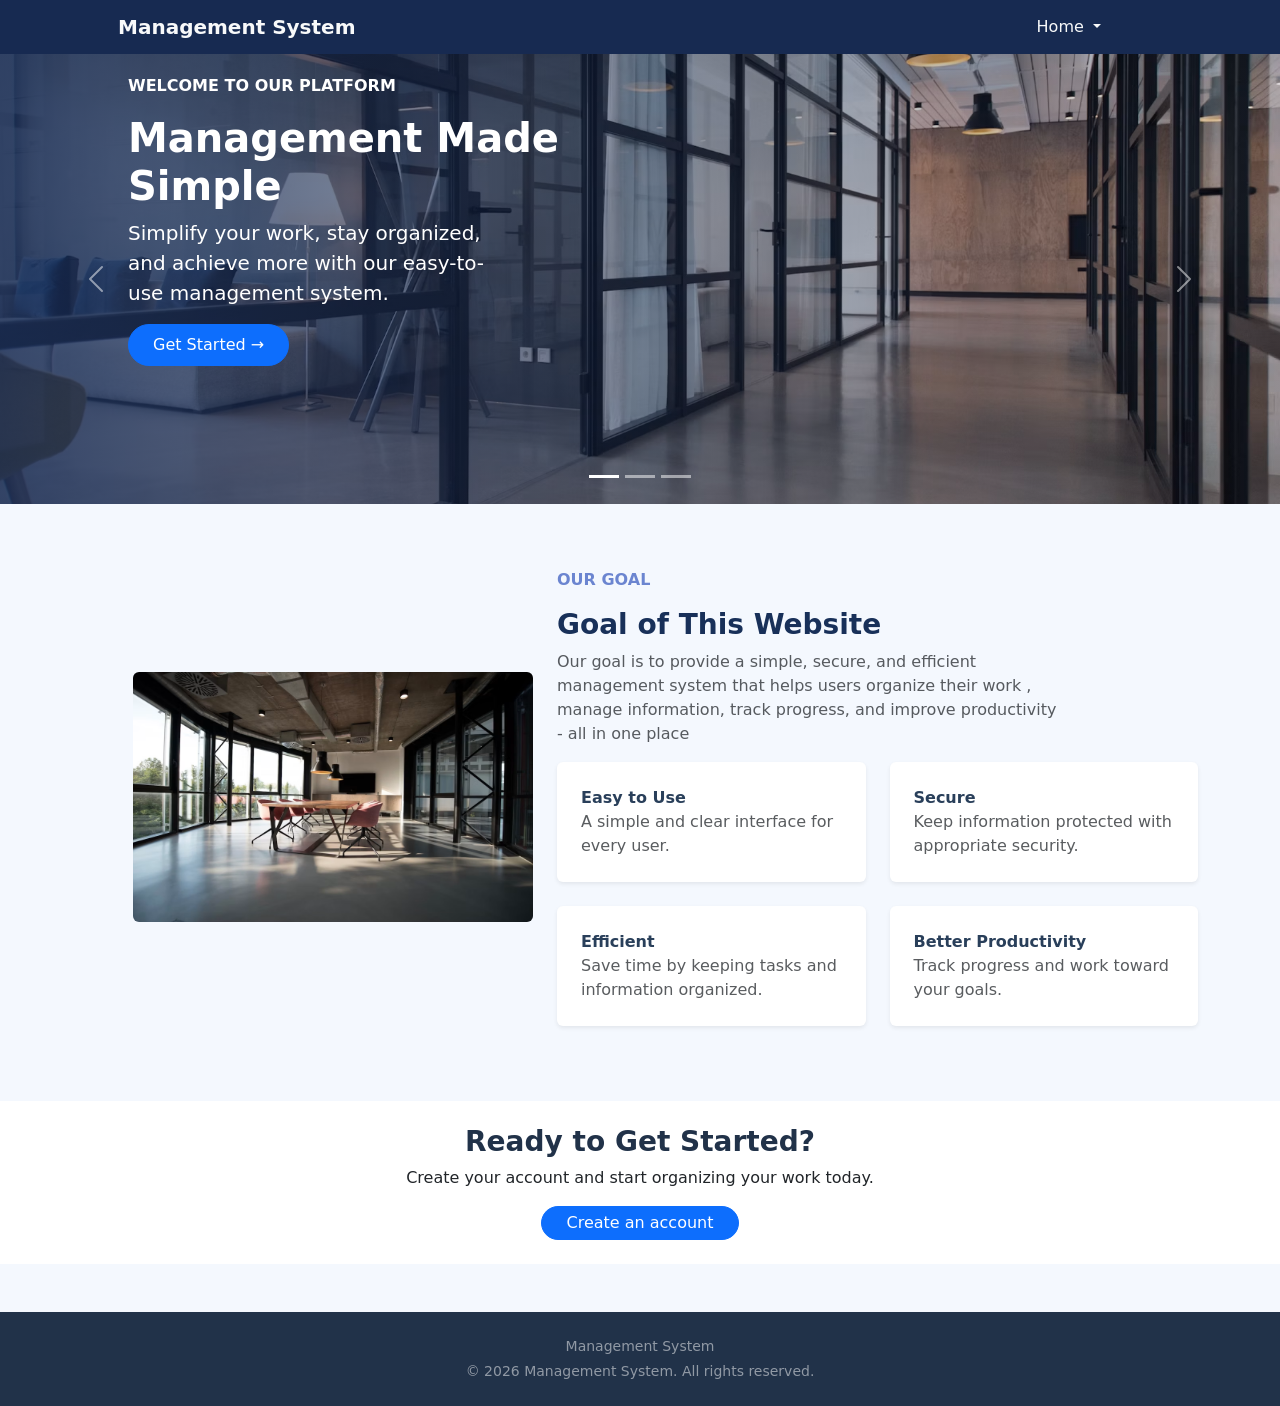
<file: index.html>
<!doctype html>
<html lang="en" data-bs-theme="light">

<head>
    <title>Title</title>
    <!-- Required meta tags -->
    <meta charset="utf-8" />
    <meta name="viewport" content="width=device-width, initial-scale=1" />

    <!-- Bootstrap CSS v5.3.8 -->
    <link href="https://cdn.jsdelivr.net/npm/bootstrap@5.3.8/dist/css/bootstrap.min.css" rel="stylesheet"
        integrity="sha384-sRIl4kxILFvY47J16cr9ZwB07vP4J8+LH7qKQnuqkuIAvNWLzeN8tE5YBujZqJLB" crossorigin="anonymous" />
    <link rel="Stylesheet" href="style.css">
</head>

<body style="background-color: #F4F8FE;">
    <header>
        <!-- place navbar here -->
        <nav class="navbar" style="background-color: #172A51;">
            <div class="container px-5">
                <div class="nav-item">
                    <a class="navbar-brand fw-bold text-light" style="color: #ffffff" href="index.html">Management System</a>
                </div>
                <div class="nav-item align-items-end">
                    <div class="dropdown open  px-5 ">
                        <a class="btn dropdown-toggle text-light" type="button" id="triggerId" data-bs-toggle="dropdown"
                            aria-haspopup="true" aria-expanded="false">
                            Home
                        </a>
                        <div class="dropdown-menu" aria-labelledby="triggerId">
                            <a class="dropdown-item" href="login.html">Login</a>
                            <a class="dropdown-item" href="#">Sign up</a>
                            <a class="dropdown-item" href="#">Help</a>

                        </div>
                    </div>

                </div>
        </nav>
    </header>
    <main>

        <section class="container-fluid px-0">
            <div id="carouselId" class="carousel slide carousel-fade" data-bs-ride="carousel">
                <ol class="carousel-indicators">
                    <button type="button" data-bs-target="#carouselId" data-bs-slide-to="0" class="active"
                        aria-current="true" aria-label="Slide 1"></button>
                    <button type="button" data-bs-target="#carouselId" data-bs-slide-to="1"
                        aria-label="Slide 2"></button>
                    <button type="button" data-bs-target="#carouselId" data-bs-slide-to="2"
                        aria-label="Slide 3"></button>
                </ol>
                <div class="carousel-inner" role="listbox">
                    <div class="carousel-item active position-relative">
                        <img src="Resources/photo-1497366754035-f200968a6e72.avif" class="w-100 d-block"
                            alt="First slide" />
                        <div class="carousel-caption text-start pb-5">
                            <p style="font-weight: bold;">WELCOME TO OUR PLATFORM</p>
                            <h1 style="font-weight: bold;">Management Made<Br> Simple</h1>
                            <p class="lead" style="width: 50%;">Simplify your work, stay organized, and achieve more
                                with our easy-to-use management system.</p>
                            <button class="btn btn-primary rounded-pill px-4 py-2">Get Started →</button>
                        </div>
                    </div>
                    <div class="carousel-item">
                        <img src="Resources/photo-1454165804606-c3d57bc86b40.avif" class="w-100 d-block"
                            alt="Second slide" />
                        <div class="carousel-caption text-start pb-5">
                            <p style="font-weight: bold;">WORK TOGETHER</p>
                            <h1 style="font-weight: bold;">Better Team<Br> Collaboration</h1>
                            <p class="lead" style="width: 50%;">Keep your team connected, organize responsibilities, and
                                manage tasks in one convenient place.</p>
                            <button class="btn btn-primary rounded-pill px-4 py-2">Login now →</button>

                        </div>
                    </div>
                    <div class="carousel-item">
                        <img src="Resources/photo-1521737711867-e3b97375f902.avif" class="w-100 d-block"
                            alt="Third slide" />
                        <div class="carousel-caption text-start pb-5">
                            <p style="font-weight: bold;">WORK SMARTER</p>
                            <h1 style="font-weight: bold;">Achieve Our Goals</h1>
                            <p class="lead" style="width: 50%;">Track progress, manage information, and improve with a
                                clear
                                and organized workflow.
                            </p>
                            <button class="btn btn-primary rounded-pill px-4 py-2">Join Us →</button>
                        </div>
                    </div>
                </div>
                <button class="carousel-control-prev" type="button" data-bs-target="#carouselId" data-bs-slide="prev">
                    <span class="carousel-control-prev-icon" aria-hidden="true"></span>
                    <span class="visually-hidden">Previous</span>
                </button>
                <button class="carousel-control-next" type="button" data-bs-target="#carouselId" data-bs-slide="next">
                    <span class="carousel-control-next-icon" aria-hidden="true"></span>
                    <span class="visually-hidden">Next</span>
                </button>
            </div>
        </section>

        <section class="container-fluid">
            <div class="container mt-5 pt-3">
                <div class="row text-end align-items-center">
                    <div class="col-5">
                        <img src="Resources/photo-1497366811353-6870744d04b2.avif" alt="picture"
                            style="height: 250px; width: 400px;" class="rounded">
                    </div>
                    <div class="col-7 text-start">
                        <p style="color: #6B85D0; font-weight: bold;">OUR GOAL</p>
                        <h3 style="font-weight: bold; color: #183059;">Goal of This Website</h3>
                        <p class="text-muted" style="width: 78%;">Our goal is to provide a simple, secure, and efficient
                            management system that helps users organize their work
                            , manage information, track progress, and improve productivity - all in one place
                        </p>
                        <div class="row g-4">
                            <!-- First Row -->
                            <div class="col-6">
                                <blockquote class="rounded bg-body hover-card shadow-sm p-4 h-100 mb-0">
                                    <dl class="mb-0">
                                        <dt>Easy to Use</dt>
                                        <dd class="text-muted mb-0">A simple and clear interface for every user.</dd>
                                    </dl>
                                </blockquote>
                            </div>
                            <div class="col-6">
                                <blockquote class="rounded bg-body hover-card shadow-sm p-4 h-100 mb-0">
                                    <dl class="mb-0">
                                        <dt>Secure</dt>
                                        <dd class="text-muted mb-0">Keep information protected with appropriate
                                            security.</dd>
                                    </dl>
                                </blockquote>
                            </div>

                            <!-- Second Row -->
                            <div class="col-6">
                                <blockquote class="rounded bg-body hover-card shadow-sm p-4 h-100 mb-0">
                                    <dl class="mb-0">
                                        <dt>Efficient</dt>
                                        <dd class="text-muted mb-0">Save time by keeping tasks and information
                                            organized.</dd>
                                    </dl>
                                </blockquote>
                            </div>
                            <div class="col-6">
                                <blockquote class="rounded bg-body hover-card shadow-sm p-4 h-100 mb-0">
                                    <dl class="mb-0">
                                        <dt>Better Productivity</dt>
                                        <dd class="text-muted mb-0">Track progress and work toward your goals.</dd>
                                    </dl>
                                </blockquote>
                            </div>
                        </div>
                    </div>
                </div>
            </div>

            </div>
        </section>

        <section class="container-fluid bg-body" style="margin-top: 75px;">
            <div class="text-center p-4">
                <h3 style="font-weight: bold; color: #213249;">Ready to Get Started?</h3>
                <p>Create your account and start organizing your work today.</p>
                <button class="btn btn-primary rounded-pill py-1 px-4">Create an account</button>
            </div>
        </section>

    </main>
    <footer class="text-white text-center py-4 mt-5" style="background-color: #213249;">
        <div class="container">
            <p class="mb-1 text-white-50 small">Management System</p>
            <p class="mb-0 text-white-50 small">&copy; 2026 Management System. All rights reserved.</p>
        </div>
    </footer>
    <!-- Bootstrap JavaScript Bundle (includes Popper) -->
    <script src="https://cdn.jsdelivr.net/npm/bootstrap@5.3.8/dist/js/bootstrap.bundle.min.js"
        integrity="sha384-FKyoEForCGlyvwx9Hj09JcYn3nv7wiPVlz7YYwJrWVcXK/BmnVDxM+D2scQbITxI"
        crossorigin="anonymous"></script>
</body>

</html>
</file>
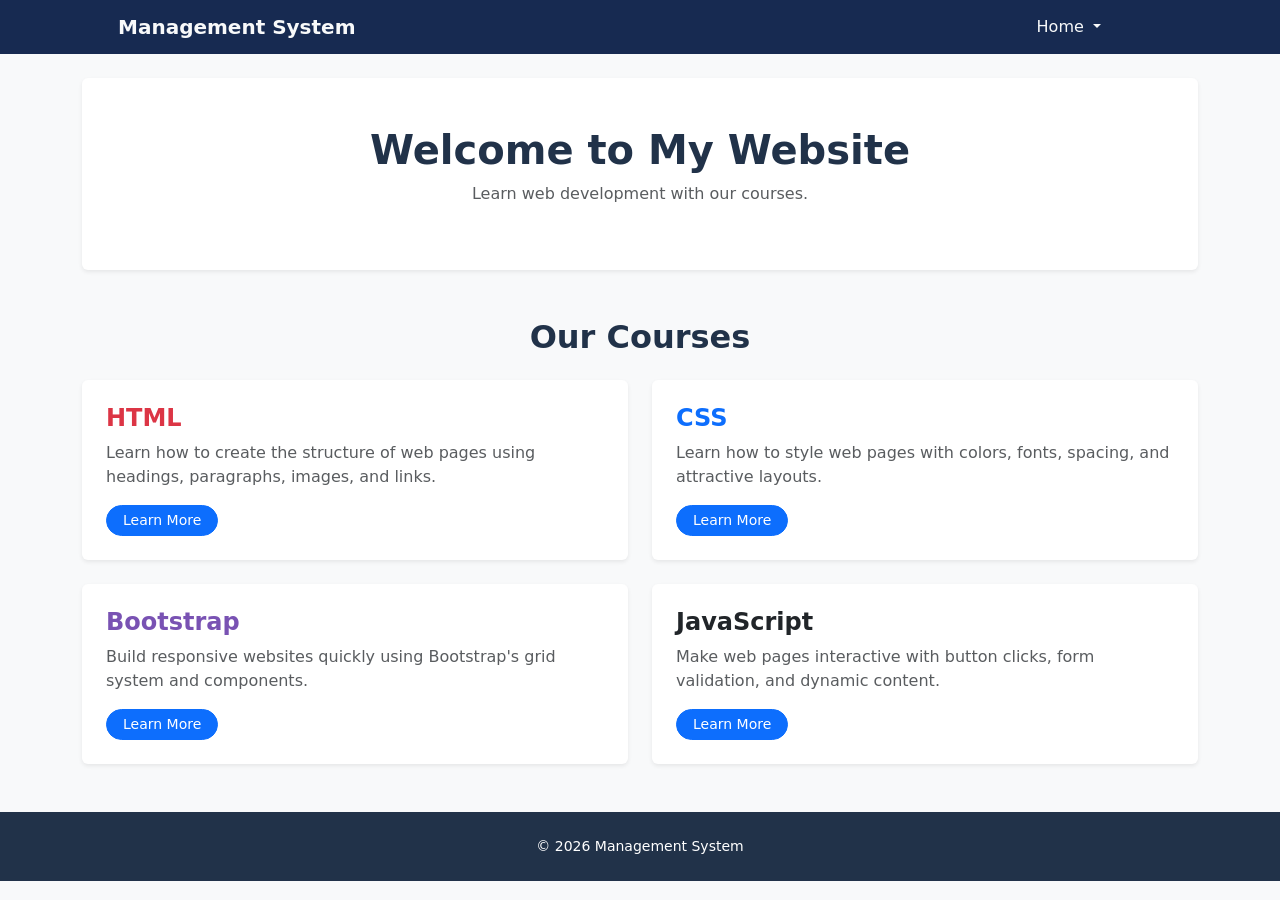
<file: home.html>
<!DOCTYPE html>
<html lang="en">
<head>
    <meta charset="UTF-8">
    <meta name="viewport" content="width=device-width, initial-scale=1.0">
    <title>Home - Management System</title>
    <!-- Bootstrap CSS -->
    <link href="https://cdn.jsdelivr.net/npm/bootstrap@5.3.0/dist/css/bootstrap.min.css" rel="stylesheet">
    <style>
        .hover-card {
            transition: transform 0.3s ease, box-shadow 0.3s ease !important;
        }
        .hover-card:hover {
            transform: translateY(-5px) !important;
            box-shadow: 0 0.5rem 1rem rgba(0, 0, 0, 0.15) !important;
        }
    </style>
</head>
<body class="bg-light">

    <!-- Navigation Bar -->
        <nav class="navbar" style="background-color: #172A51;">
            <div class="container px-5">
                <div class="nav-item">
                    <a class="navbar-brand fw-bold text-light" href="index.html">Management System</a>
                </div>
                <div class="nav-item align-items-end">
                    <div class="dropdown open  px-5 ">
                        <a class="btn dropdown-toggle text-light" type="button" id="triggerId" data-bs-toggle="dropdown"
                            aria-haspopup="true" aria-expanded="false">
                            Home
                        </a>
                        <div class="dropdown-menu" aria-labelledby="triggerId">
                            <a class="dropdown-item" href="login.html">Login</a>
                            <a class="dropdown-item" href="#">Sign up</a>
                            <a class="dropdown-item" href="#">Help</a>

                        </div>
                    </div>

                </div>
        </nav>

    <section class="container my-4">
        <div class="bg-body rounded shadow-sm p-5 text-center">
            <h1 class="fw-bold mb-2" style="color: #213249;">Welcome to My Website</h1>
            <p class="text-muted">Learn web development with our courses.</p>
        </div>
    </section>

    <section class="container my-5">
        <h2 class="text-center fw-bold mb-4" style="color: #213249;">Our Courses</h2>
        
        <div class="row g-4">
            <div class="col-md-6">
                <div class="card bg-body hover-card shadow-sm p-4 h-100 border-0">
                    <h3 class="h4 fw-bold text-danger">HTML</h3>
                    <p class="text-muted">Learn how to create the structure of web pages using headings, paragraphs, images, and links.</p>
                    <div>
                        <button type="button" class="btn btn-primary btn-sm rounded-pill px-3" data-bs-toggle="modal" data-bs-target="#htmlModal">
                            Learn More
                        </button>
                    </div>
                </div>
            </div>

            <div class="col-md-6">
                <div class="card bg-body hover-card shadow-sm p-4 h-100 border-0">
                    <h3 class="h4 fw-bold text-primary">CSS</h3>
                    <p class="text-muted">Learn how to style web pages with colors, fonts, spacing, and attractive layouts.</p>
                    <div>
                        <button type="button" class="btn btn-primary btn-sm rounded-pill px-3" data-bs-toggle="modal" data-bs-target="#cssModal">
                            Learn More
                        </button>
                    </div>
                </div>
            </div>

            <div class="col-md-6">
                <div class="card bg-body hover-card shadow-sm p-4 h-100 border-0">
                    <h3 class="h4 fw-bold" style="color: #7952b3;">Bootstrap</h3>
                    <p class="text-muted">Build responsive websites quickly using Bootstrap's grid system and components.</p>
                    <div>
                        <button type="button" class="btn btn-primary btn-sm rounded-pill px-3" data-bs-toggle="modal" data-bs-target="#bootstrapModal">
                            Learn More
                        </button>
                    </div>
                </div>
            </div>

            <div class="col-md-6">
                <div class="card bg-body hover-card shadow-sm p-4 h-100 border-0">
                    <h3 class="h4 fw-bold text-warning text-dark">JavaScript</h3>
                    <p class="text-muted">Make web pages interactive with button clicks, form validation, and dynamic content.</p>
                    <div>
                        <button type="button" class="btn btn-primary btn-sm rounded-pill px-3" data-bs-toggle="modal" data-bs-target="#jsModal">
                            Learn More
                        </button>
                    </div>
                </div>
            </div>
        </div>
    </section>

    <!-- Footer -->
    <footer class="text-white text-center py-4 mt-5" style="background-color: #213249;">
        <div class="container">
            <p class="mb-0 small">&copy; 2026 Management System</p>
        </div>
    </footer>

    <!-- HTML Modal -->
    <div class="modal fade" id="htmlModal" tabindex="-1" aria-hidden="true">
        <div class="modal-dialog modal-dialog-centered">
            <div class="modal-content">
                <div class="modal-header border-bottom py-3">
                    <h5 class="modal-title">Course Details</h5>
                    <button type="button" class="btn-close" data-bs-dismiss="modal" aria-label="Close"></button>
                </div>
                <div class="modal-body">
                    <h6>HTML</h6>
                    <p class="text-muted small">HTML stands for HyperText Markup Language. It creates the structure of a web page using paragraphs, headings, images, and links.</p>
                </div>
                <div class="modal-footer border-top py-2">
                    <button type="button" class="btn btn-secondary btn-sm rounded-pill px-4" data-bs-dismiss="modal">Close</button>
                </div>
            </div>
        </div>
    </div>

    <!-- CSS Modal -->
    <div class="modal fade" id="cssModal" tabindex="-1" aria-hidden="true">
        <div class="modal-dialog modal-dialog-centered">
            <div class="modal-content">
                <div class="modal-header border-bottom py-3">
                    <h5 class="modal-title">Course Details</h5>
                    <button type="button" class="btn-close" data-bs-dismiss="modal" aria-label="Close"></button>
                </div>
                <div class="modal-body">
                    <h6>CSS</h6>
                    <p class="text-muted small">CSS stands for Cascading Style Sheets. It controls the appearance of web pages, including colors, fonts, spacing, and attractive layouts.</p>
                </div>
                <div class="modal-footer border-top py-2">
                    <button type="button" class="btn btn-secondary btn-sm rounded-pill px-4" data-bs-dismiss="modal">Close</button>
                </div>
            </div>
        </div>
    </div>

    <!-- Bootstrap Modal -->
    <div class="modal fade" id="bootstrapModal" tabindex="-1" aria-hidden="true">
        <div class="modal-dialog modal-dialog-centered">
            <div class="modal-content">
                <div class="modal-header border-bottom py-3">
                    <h5 class="modal-title">Course Details</h5>
                    <button type="button" class="btn-close" data-bs-dismiss="modal" aria-label="Close"></button>
                </div>
                <div class="modal-body">
                    <h6>Bootstrap</h6>
                    <p class="text-muted small">Bootstrap is a front-end framework. It provides ready-made components and a responsive grid system to build websites quickly.</p>
                </div>
                <div class="modal-footer border-top py-2">
                    <button type="button" class="btn btn-secondary btn-sm rounded-pill px-4" data-bs-dismiss="modal">Close</button>
                </div>
            </div>
        </div>
    </div>

    <!-- JavaScript Modal -->
    <div class="modal fade" id="jsModal" tabindex="-1" aria-hidden="true">
        <div class="modal-dialog modal-dialog-centered">
            <div class="modal-content">
                <div class="modal-header border-bottom py-3">
                    <h5 class="modal-title">Course Details</h5>
                    <button type="button" class="btn-close" data-bs-dismiss="modal" aria-label="Close"></button>
                </div>
                <div class="modal-body">
                    <h6>JavaScript</h6>
                    <p class="text-muted small">JavaScript is a programming language that makes web pages interactive. It can handle button clicks, form validation, popups, and dynamic content.</p>
                </div>
                <div class="modal-footer border-top py-2">
                    <button type="button" class="btn btn-secondary btn-sm rounded-pill px-4" data-bs-dismiss="modal">Close</button>
                </div>
            </div>
        </div>
    </div>

    <!-- Bootstrap JS Bundle (Bắt buộc phải có để Modal hoạt động) -->
    <script src="https://cdn.jsdelivr.net/npm/bootstrap@5.3.0/dist/js/bootstrap.bundle.min.js"></script>
</body>
</html>
</file>
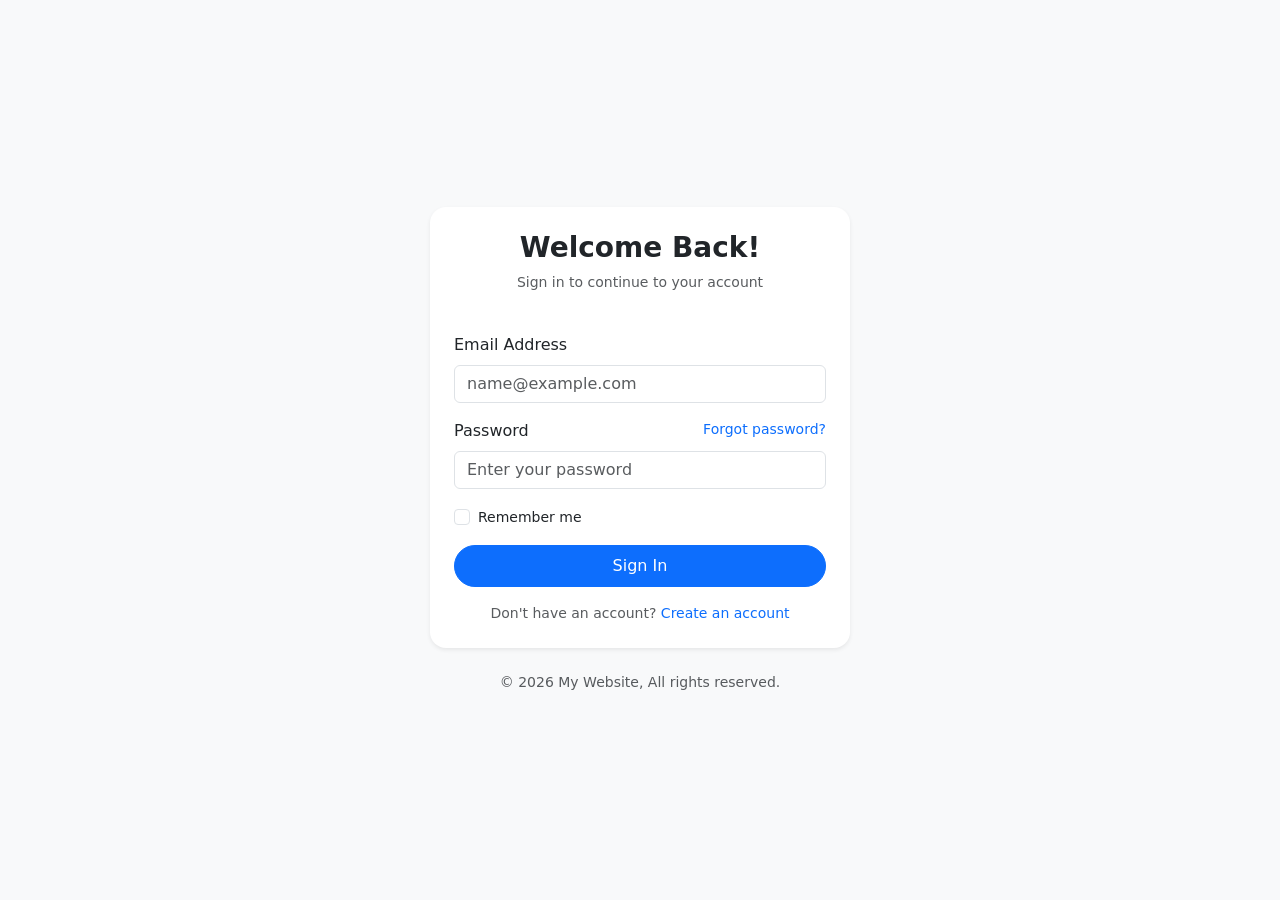
<file: login.html>
<!DOCTYPE html>
<html lang="en">

<head>
    <meta charset="UTF-8">
    <meta name="viewport" content="width=device-width, initial-scale=1.0">
    <title>Login - Management System</title>
    <!-- Bootstrap CSS -->
    <link href="https://cdn.jsdelivr.net/npm/bootstrap@5.3.0/dist/css/bootstrap.min.css" rel="stylesheet">
</head>

<body class="bg-light d-flex flex-column min-vh-100 justify-content-center align-items-center">

    <div class="card p-4 shadow-sm rounded-4 bg-body border-0" style="width: 100%; max-width: 420px;">
        <div class="text-center mb-4">
            <h3 class="fw-bold">Welcome Back!</h3>
            <p class="text-muted small">Sign in to continue to your account</p>
        </div>

        <form onsubmit="handleLogin(event)">
            <div class="mb-3">
                <label for="email" class="form-label">Email Address</label>
                <input type="email" class="form-control" id="email" placeholder="name@example.com" required>
            </div>
            <div class="mb-3">
                <div class="d-flex justify-content-between">
                    <label for="password" class="form-label">Password</label>
                    <a href="#" class="small text-decoration-none">Forgot password?</a>
                </div>
                <input type="password" class="form-control" id="password" placeholder="Enter your password" required>
            </div>
            <div class="mb-3 form-check">
                <input type="checkbox" class="form-check-input" id="remember">
                <label class="form-check-label small" for="remember">Remember me</label>
            </div>
            <button type="submit" class="btn btn-primary w-100 rounded-pill py-2">Sign In</button>
        </form>

        <div class="text-center mt-3">
            <p class="small text-muted mb-0">Don't have an account? <a href="#" class="text-decoration-none">Create an
                    account</a></p>
        </div>
    </div>

    <footer class="text-center mt-4 text-muted small">
        &copy; 2026 My Website, All rights reserved.
    </footer>

    <!-- Bootstrap JS Bundle -->
    <script src="https://cdn.jsdelivr.net/npm/bootstrap@5.3.0/dist/js/bootstrap.bundle.min.js"></script>
    <script>
        function handleLogin(event) {
            event.preventDefault();

            alert("Login successful!");

            window.location.href = "home.html";
        }
    </script>
</body>

</html>
</file>
<file: style.css>
.carousel-item img {
            height: 450px;
            object-fit: cover;
        }

.carousel-item::after {
        content: "";
        position: absolute;
        top: 0;
        left: 0;
        width: 100%;
        height: 100%;
        background: linear-gradient(90deg, rgba(23, 42, 81, 0.85) 0%, rgba(23, 42, 81, 0.4) 50%, rgba(23, 42, 81, 0.1) 100%);
        pointer-events: none; /* Giúp các nút bấm chuột/carousel không bị chặn */
    }

    .carousel-caption {
        z-index: 2;
        left: 10%;
        right: 30%;
        bottom: 20%;
    }

dt{
    color: #293F5A;
}

.hover-card {
    transition: transform 0.3s ease, box-shadow 0.3s ease;
}
.hover-card:hover {
    transform: translateY(-5px);
    box-shadow: 0 0.5rem 1rem rgba(0, 0, 0, 0.15);
}
</file>
